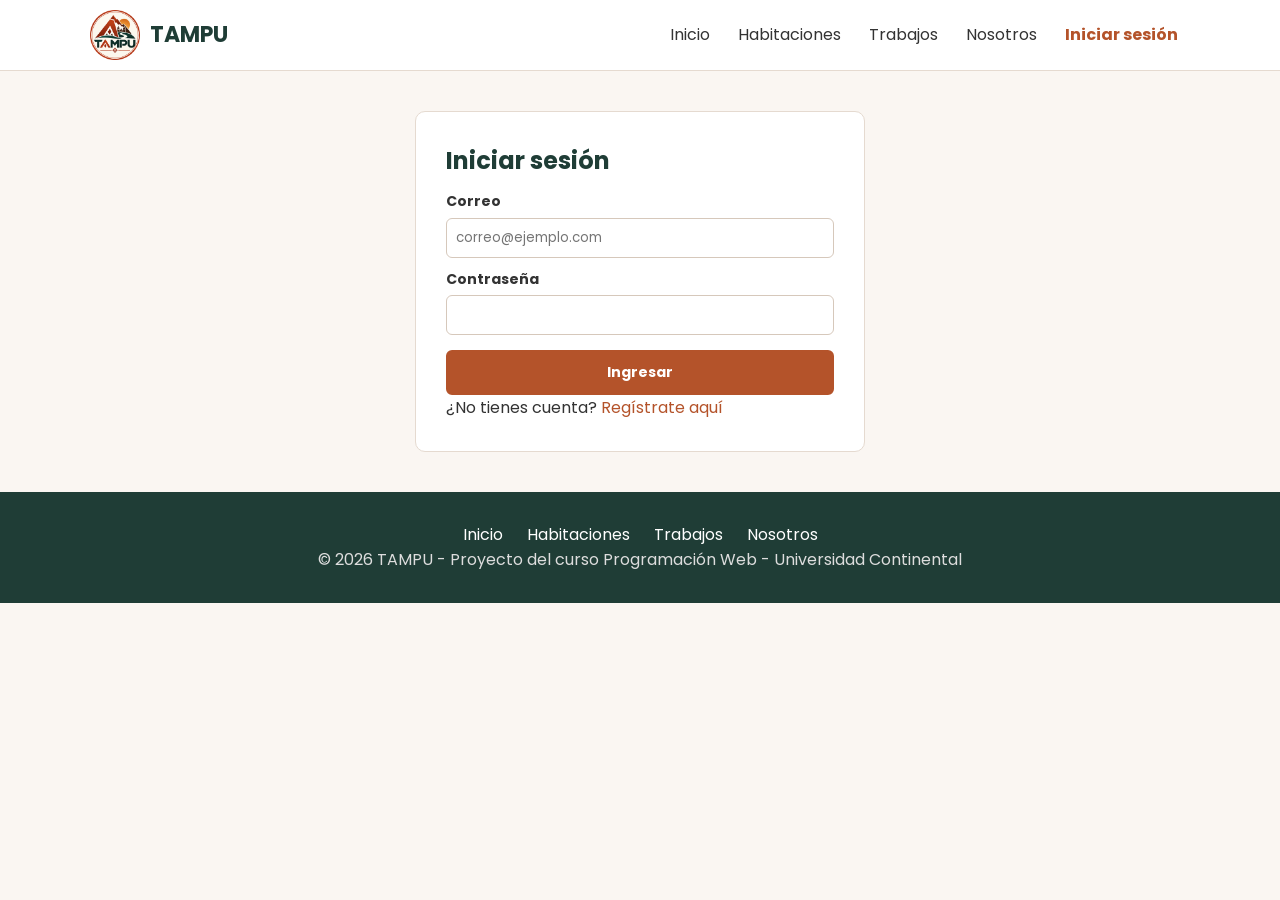
<file: login.html>
<!DOCTYPE html>
<html lang="es">
<head>
    <meta charset="UTF-8">
    <meta name="viewport" content="width=device-width, initial-scale=1.0">
    <title>Iniciar sesión - TAMPU</title>
    <link rel="icon" href="img/favicon.png">
    <link rel="stylesheet" href="https://fonts.googleapis.com/css2?family=Poppins:wght@400;600;700&display=swap">
    <link rel="stylesheet" href="https://cdn.jsdelivr.net/npm/bootstrap-icons@1.11.3/font/bootstrap-icons.min.css">
    <link rel="stylesheet" href="css/estilos.css">
</head>
<body>

    <!-- menu -->
    <header>
        <div class="contenedor">
            <a href="index.html" class="logo">
                <img src="img/logo-160.png" alt="Logo de Tampu">
                TAMPU
            </a>
            <button id="btnMenu">☰</button>
            <nav id="menu">
            <a href="index.html">Inicio</a>
            <a href="habitaciones.html">Habitaciones</a>
            <a href="trabajos.html">Trabajos</a>
            <a href="nosotros.html">Nosotros</a>
            <a href="login.html" class="activo">Iniciar sesión</a>
            </nav>
        </div>
    </header>

    <main class="contenedor">
        <form class="formulario" id="formLogin">
            <h2>Iniciar sesión</h2>

            <label for="correo">Correo</label>
            <input type="email" id="correo" placeholder="correo@ejemplo.com">

            <label for="clave">Contraseña</label>
            <input type="password" id="clave">

            <p class="error" id="mensajeLogin"></p>
            <button type="submit" class="btn">Ingresar</button>

            <p>¿No tienes cuenta? <a href="registro.html">Regístrate aquí</a></p>
        </form>
    </main>

    <!-- footer -->
    <footer>
        <p>
            <a href="index.html">Inicio</a>
            <a href="habitaciones.html">Habitaciones</a>
            <a href="trabajos.html">Trabajos</a>
            <a href="nosotros.html">Nosotros</a>
        </p>
        <p>© 2026 TAMPU - Proyecto del curso Programación Web - Universidad Continental</p>
    </footer>

    <script src="js/script.js"></script>
</body>
</html>
</file>
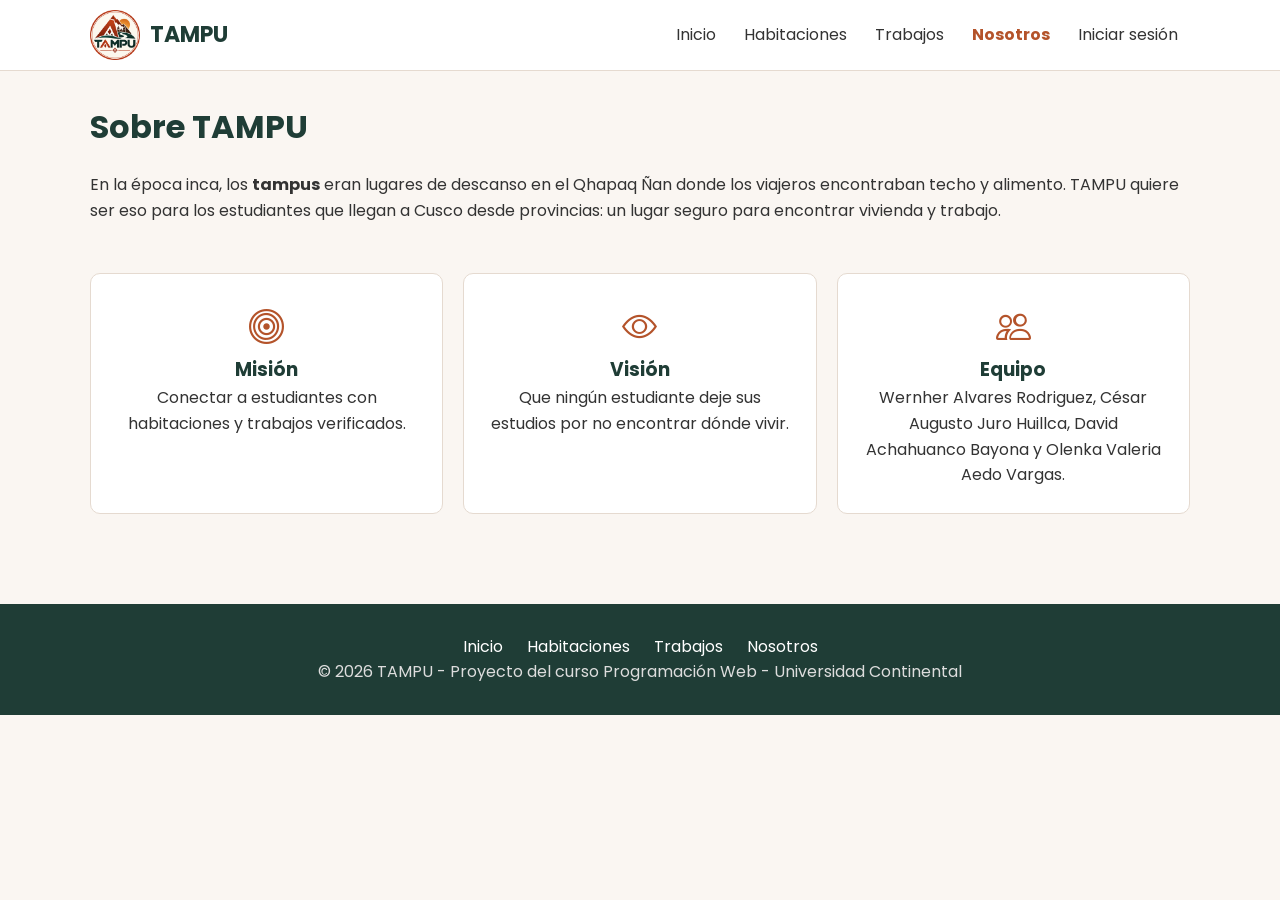
<file: nosotros.html>
<!DOCTYPE html>
<html lang="es">
<head>
    <meta charset="UTF-8">
    <meta name="viewport" content="width=device-width, initial-scale=1.0">
    <title>Nosotros - TAMPU</title>
    <link rel="icon" href="img/favicon.png">
    <link rel="stylesheet" href="https://fonts.googleapis.com/css2?family=Poppins:wght@400;600;700&display=swap">
    <link rel="stylesheet" href="https://cdn.jsdelivr.net/npm/bootstrap-icons@1.11.3/font/bootstrap-icons.min.css">
    <link rel="stylesheet" href="css/estilos.css">
</head>
<body>

    <!-- menu -->
    <header>
        <div class="contenedor">
            <a href="index.html" class="logo">
                <img src="img/logo-160.png" alt="Logo de Tampu">
                TAMPU
            </a>
            <button id="btnMenu">☰</button>
            <nav id="menu">
            <a href="index.html">Inicio</a>
            <a href="habitaciones.html">Habitaciones</a>
            <a href="trabajos.html">Trabajos</a>
            <a href="nosotros.html" class="activo">Nosotros</a>
            <a href="login.html">Iniciar sesión</a>
            </nav>
        </div>
    </header>

    <main class="contenedor">
        <h1 class="titulo-pagina">Sobre TAMPU</h1>
        <p>En la época inca, los <b>tampus</b> eran lugares de descanso en el Qhapaq Ñan donde los viajeros encontraban techo y alimento. TAMPU quiere ser eso para los estudiantes que llegan a Cusco desde provincias: un lugar seguro para encontrar vivienda y trabajo.</p>

        <section class="seccion">
            <div class="tarjetas">
                <div class="paso">
                    <i class="bi bi-bullseye"></i>
                    <h3>Misión</h3>
                    <p>Conectar a estudiantes con habitaciones y trabajos verificados.</p>
                </div>
                <div class="paso">
                    <i class="bi bi-eye"></i>
                    <h3>Visión</h3>
                    <p>Que ningún estudiante deje sus estudios por no encontrar dónde vivir.</p>
                </div>
                <div class="paso">
                    <i class="bi bi-people"></i>
                    <h3>Equipo</h3>
                    <p>Wernher Alvares Rodriguez, César Augusto Juro Huillca, David Achahuanco Bayona y Olenka Valeria Aedo Vargas.</p>
                </div>
            </div>
        </section>
    </main>

    <!-- footer -->
    <footer>
        <p>
            <a href="index.html">Inicio</a>
            <a href="habitaciones.html">Habitaciones</a>
            <a href="trabajos.html">Trabajos</a>
            <a href="nosotros.html">Nosotros</a>
        </p>
        <p>© 2026 TAMPU - Proyecto del curso Programación Web - Universidad Continental</p>
    </footer>

    <script src="js/script.js"></script>
</body>
</html>
</file>
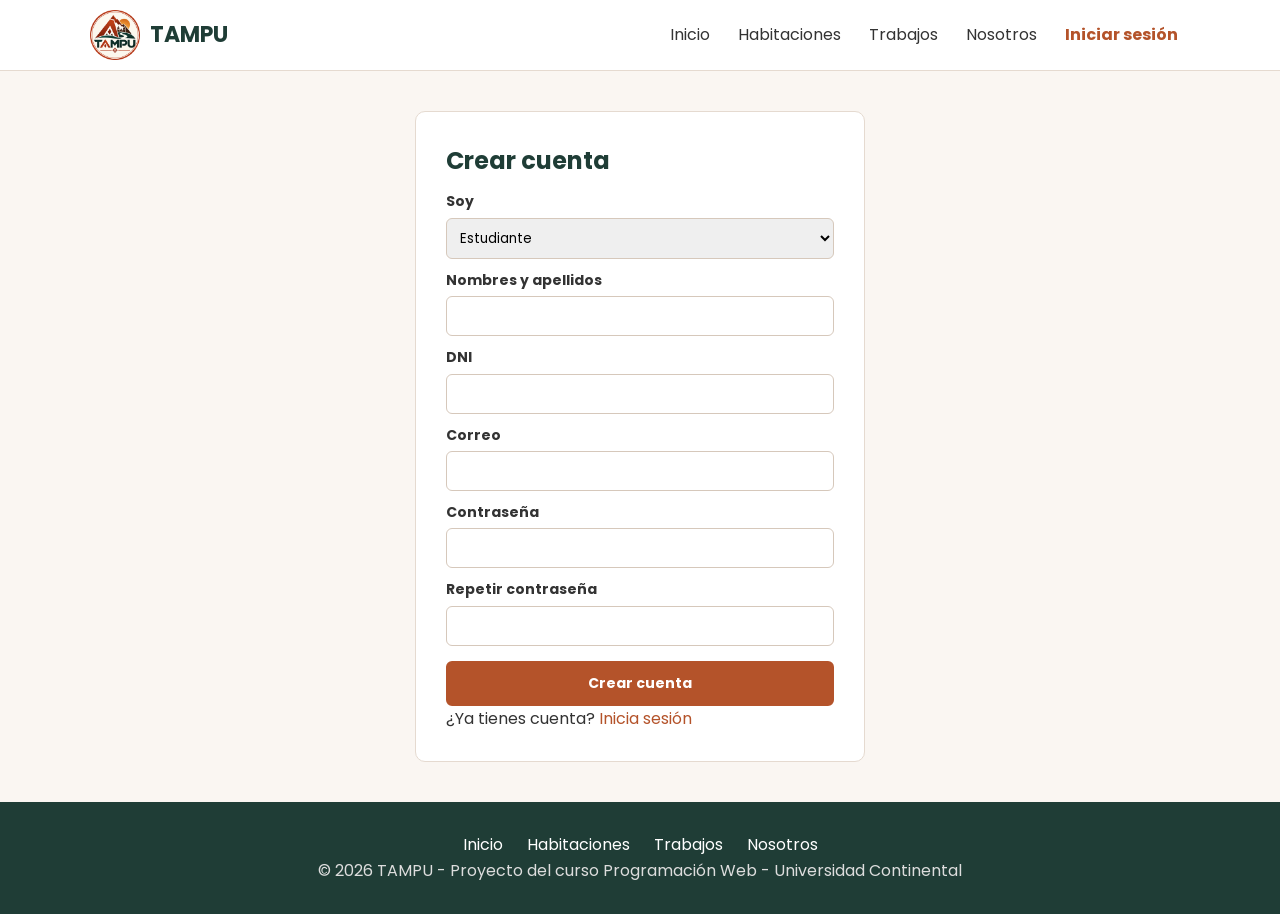
<file: registro.html>
<!DOCTYPE html>
<html lang="es">
<head>
    <meta charset="UTF-8">
    <meta name="viewport" content="width=device-width, initial-scale=1.0">
    <title>Registrarse - TAMPU</title>
    <link rel="icon" href="img/favicon.png">
    <link rel="stylesheet" href="https://fonts.googleapis.com/css2?family=Poppins:wght@400;600;700&display=swap">
    <link rel="stylesheet" href="https://cdn.jsdelivr.net/npm/bootstrap-icons@1.11.3/font/bootstrap-icons.min.css">
    <link rel="stylesheet" href="css/estilos.css">
</head>
<body>

    <!-- menu -->
    <header>
        <div class="contenedor">
            <a href="index.html" class="logo">
                <img src="img/logo-160.png" alt="Logo de Tampu">
                TAMPU
            </a>
            <button id="btnMenu">☰</button>
            <nav id="menu">
            <a href="index.html">Inicio</a>
            <a href="habitaciones.html">Habitaciones</a>
            <a href="trabajos.html">Trabajos</a>
            <a href="nosotros.html">Nosotros</a>
            <a href="login.html" class="activo">Iniciar sesión</a>
            </nav>
        </div>
    </header>

    <main class="contenedor">
        <form class="formulario" id="formRegistro">
            <h2>Crear cuenta</h2>

            <label for="tipo">Soy</label>
            <select id="tipo">
                <option>Estudiante</option>
                <option>Arrendador</option>
                <option>Empleador</option>
            </select>

            <label for="nombre">Nombres y apellidos</label>
            <input type="text" id="nombre">

            <label for="dni">DNI</label>
            <input type="text" id="dni" maxlength="8">

            <label for="email">Correo</label>
            <input type="email" id="email">

            <label for="clave">Contraseña</label>
            <input type="password" id="clave">

            <label for="clave2">Repetir contraseña</label>
            <input type="password" id="clave2">

            <p class="error" id="mensajeRegistro"></p>
            <button type="submit" class="btn">Crear cuenta</button>

            <p>¿Ya tienes cuenta? <a href="login.html">Inicia sesión</a></p>
        </form>
    </main>

    <!-- footer -->
    <footer>
        <p>
            <a href="index.html">Inicio</a>
            <a href="habitaciones.html">Habitaciones</a>
            <a href="trabajos.html">Trabajos</a>
            <a href="nosotros.html">Nosotros</a>
        </p>
        <p>© 2026 TAMPU - Proyecto del curso Programación Web - Universidad Continental</p>
    </footer>

    <script src="js/script.js"></script>
</body>
</html>
</file>
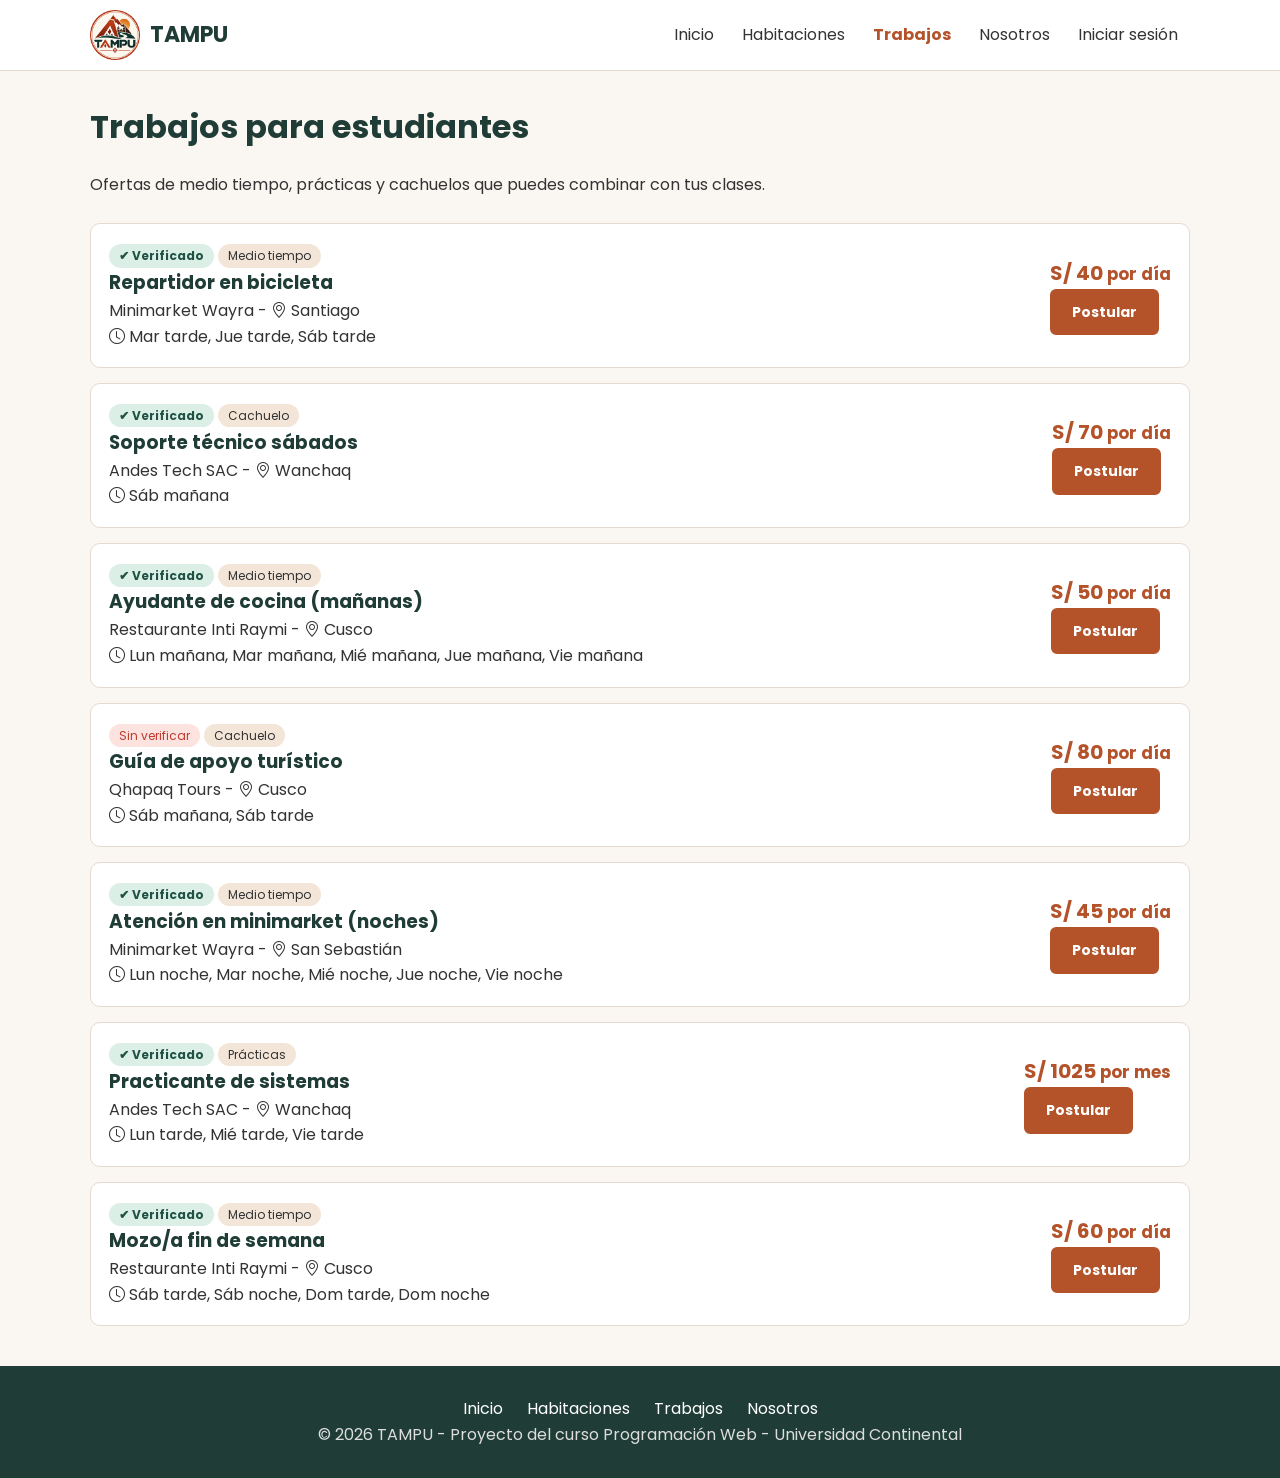
<file: trabajos.html>
<!DOCTYPE html>
<html lang="es">
<head>
    <meta charset="UTF-8">
    <meta name="viewport" content="width=device-width, initial-scale=1.0">
    <title>Trabajos - TAMPU</title>
    <link rel="icon" href="img/favicon.png">
    <link rel="stylesheet" href="https://fonts.googleapis.com/css2?family=Poppins:wght@400;600;700&display=swap">
    <link rel="stylesheet" href="https://cdn.jsdelivr.net/npm/bootstrap-icons@1.11.3/font/bootstrap-icons.min.css">
    <link rel="stylesheet" href="css/estilos.css">
</head>
<body>

    <!-- menu -->
    <header>
        <div class="contenedor">
            <a href="index.html" class="logo">
                <img src="img/logo-160.png" alt="Logo de Tampu">
                TAMPU
            </a>
            <button id="btnMenu">☰</button>
            <nav id="menu">
            <a href="index.html">Inicio</a>
            <a href="habitaciones.html">Habitaciones</a>
            <a href="trabajos.html" class="activo">Trabajos</a>
            <a href="nosotros.html">Nosotros</a>
            <a href="login.html">Iniciar sesión</a>
            </nav>
        </div>
    </header>

    <main class="contenedor">
        <h1 class="titulo-pagina">Trabajos para estudiantes</h1>
        <p>Ofertas de medio tiempo, prácticas y cachuelos que puedes combinar con tus clases.</p>
        <br>

            <div class="trabajo">
                <div>
                    <span class="etiqueta verificado">✔ Verificado</span> <span class="etiqueta">Medio tiempo</span>
                    <h3>Repartidor en bicicleta</h3>
                    <p>Minimarket Wayra - <i class="bi bi-geo-alt"></i> Santiago</p>
                    <p><i class="bi bi-clock"></i> Mar tarde, Jue tarde, Sáb tarde</p>
                </div>
                <div>
                    <p class="precio">S/ 40 <small>por día</small></p>
                    <a href="#" class="btn">Postular</a>
                </div>
            </div>
            <div class="trabajo">
                <div>
                    <span class="etiqueta verificado">✔ Verificado</span> <span class="etiqueta">Cachuelo</span>
                    <h3>Soporte técnico sábados</h3>
                    <p>Andes Tech SAC - <i class="bi bi-geo-alt"></i> Wanchaq</p>
                    <p><i class="bi bi-clock"></i> Sáb mañana</p>
                </div>
                <div>
                    <p class="precio">S/ 70 <small>por día</small></p>
                    <a href="#" class="btn">Postular</a>
                </div>
            </div>
            <div class="trabajo">
                <div>
                    <span class="etiqueta verificado">✔ Verificado</span> <span class="etiqueta">Medio tiempo</span>
                    <h3>Ayudante de cocina (mañanas)</h3>
                    <p>Restaurante Inti Raymi - <i class="bi bi-geo-alt"></i> Cusco</p>
                    <p><i class="bi bi-clock"></i> Lun mañana, Mar mañana, Mié mañana, Jue mañana, Vie mañana</p>
                </div>
                <div>
                    <p class="precio">S/ 50 <small>por día</small></p>
                    <a href="#" class="btn">Postular</a>
                </div>
            </div>
            <div class="trabajo">
                <div>
                    <span class="etiqueta no-verificado">Sin verificar</span> <span class="etiqueta">Cachuelo</span>
                    <h3>Guía de apoyo turístico</h3>
                    <p>Qhapaq Tours - <i class="bi bi-geo-alt"></i> Cusco</p>
                    <p><i class="bi bi-clock"></i> Sáb mañana, Sáb tarde</p>
                </div>
                <div>
                    <p class="precio">S/ 80 <small>por día</small></p>
                    <a href="#" class="btn">Postular</a>
                </div>
            </div>
            <div class="trabajo">
                <div>
                    <span class="etiqueta verificado">✔ Verificado</span> <span class="etiqueta">Medio tiempo</span>
                    <h3>Atención en minimarket (noches)</h3>
                    <p>Minimarket Wayra - <i class="bi bi-geo-alt"></i> San Sebastián</p>
                    <p><i class="bi bi-clock"></i> Lun noche, Mar noche, Mié noche, Jue noche, Vie noche</p>
                </div>
                <div>
                    <p class="precio">S/ 45 <small>por día</small></p>
                    <a href="#" class="btn">Postular</a>
                </div>
            </div>
            <div class="trabajo">
                <div>
                    <span class="etiqueta verificado">✔ Verificado</span> <span class="etiqueta">Prácticas</span>
                    <h3>Practicante de sistemas</h3>
                    <p>Andes Tech SAC - <i class="bi bi-geo-alt"></i> Wanchaq</p>
                    <p><i class="bi bi-clock"></i> Lun tarde, Mié tarde, Vie tarde</p>
                </div>
                <div>
                    <p class="precio">S/ 1025 <small>por mes</small></p>
                    <a href="#" class="btn">Postular</a>
                </div>
            </div>
            <div class="trabajo">
                <div>
                    <span class="etiqueta verificado">✔ Verificado</span> <span class="etiqueta">Medio tiempo</span>
                    <h3>Mozo/a fin de semana</h3>
                    <p>Restaurante Inti Raymi - <i class="bi bi-geo-alt"></i> Cusco</p>
                    <p><i class="bi bi-clock"></i> Sáb tarde, Sáb noche, Dom tarde, Dom noche</p>
                </div>
                <div>
                    <p class="precio">S/ 60 <small>por día</small></p>
                    <a href="#" class="btn">Postular</a>
                </div>
            </div>
    </main>

    <!-- footer -->
    <footer>
        <p>
            <a href="index.html">Inicio</a>
            <a href="habitaciones.html">Habitaciones</a>
            <a href="trabajos.html">Trabajos</a>
            <a href="nosotros.html">Nosotros</a>
        </p>
        <p>© 2026 TAMPU - Proyecto del curso Programación Web - Universidad Continental</p>
    </footer>

    <script src="js/script.js"></script>
</body>
</html>
</file>
<file: css/estilos.css>
/* colores de TAMPU (paleta inspirada en Cusco) */
:root {
    --terracota: #b4532a; /* botones, enlaces y precios */
    --terracota-oscuro: #8f3d1c; /* hover de botones */
    --verde-andino: #1f3d36; /* títulos y footer */
    --fondo: #faf6f2;
    --crema: #f3e6d9; /* etiquetas */
    --crema-aviso: #fdf1e8; /* aviso antiestafa */
    --borde: #e5dad0;
    --borde-input: #d6c8bb;
    --texto: #333;
    --texto-suave: #666;
    --texto-footer: #ddd;
    --verificado-fondo: #dcefe6; /* sello verificado */
    --verificado-texto: #1f5244;
    --error-fondo: #fde3e0;
    --error: #c0392b; /* mensajes de error */
    --estrella: #e0a100; /* calificaciones */
    --radio: 6px;
}

* {
    margin: 0;
    padding: 0;
    box-sizing: border-box;
}

body {
    font-family: 'Poppins', Arial, sans-serif;
    background-color: var(--fondo);
    color: var(--texto);
    line-height: 1.6;
}

a {
    color: var(--terracota);
    text-decoration: none;
}

img {
    max-width: 100%;
}

.contenedor {
    width: 90%;
    max-width: 1100px;
    margin: 0 auto;
}

h1, h2, h3 {
    color: var(--verde-andino);
}

/* botones */
.btn {
    display: inline-block;
    background-color: var(--terracota);
    color: white;
    padding: 10px 20px;
    border: 2px solid var(--terracota);
    border-radius: var(--radio);
    font-weight: bold;
    cursor: pointer;
    font-size: 14px;
    font-family: inherit;
}

.btn:hover {
    background-color: var(--terracota-oscuro);
}

.btn-borde {
    background-color: white;
    color: var(--terracota);
}

.btn-borde:hover {
    background-color: var(--terracota);
    color: white;
}

/* menú */
header {
    background-color: white;
    border-bottom: 1px solid var(--borde);
}

header .contenedor {
    display: flex;
    justify-content: space-between;
    align-items: center;
    padding: 10px 0;
}

.logo {
    display: flex;
    align-items: center;
    gap: 10px;
    font-size: 22px;
    font-weight: bold;
    color: var(--verde-andino);
}

.logo img {
    width: 50px;
}

nav a {
    color: var(--texto);
    margin: 0 12px;
}

nav a:hover,
nav a.activo {
    color: var(--terracota);
    font-weight: bold;
}

#btnMenu {
    display: none;
    background: none;
    border: none;
    font-size: 26px;
    cursor: pointer;
}

/* portada */
.portada {
    background-color: var(--crema);
    padding: 60px 0;
}

.portada .contenedor {
    display: flex;
    align-items: center;
    justify-content: space-between;
    gap: 30px;
}

.portada h1 {
    font-size: 42px;
    line-height: 1.2;
}

.portada h1 span {
    color: var(--terracota);
}

.portada p {
    margin: 15px 0 25px;
    font-size: 17px;
}

.portada img {
    width: 300px;
}

/* secciones */
.seccion {
    padding: 50px 0;
}

.seccion h2 {
    text-align: center;
    margin-bottom: 25px;
}

.titulo-pagina {
    margin: 30px 0 20px;
}

/* tarjetas */
.tarjetas {
    display: grid;
    grid-template-columns: repeat(3, 1fr);
    gap: 20px;
}

.tarjeta {
    background-color: white;
    border: 1px solid var(--borde);
    border-radius: 10px;
    overflow: hidden;
}

.tarjeta img {
    width: 100%;
    height: 200px;
    object-fit: cover;
}

.tarjeta .info {
    padding: 15px;
}

.tarjeta h3 {
    font-size: 17px;
    margin: 5px 0;
}

.tarjeta p {
    font-size: 14px;
    color: var(--texto-suave);
}

.precio {
    font-size: 20px;
    font-weight: bold;
    color: var(--terracota);
}

.etiqueta {
    display: inline-block;
    background-color: var(--crema);
    font-size: 12px;
    padding: 2px 10px;
    border-radius: 20px;
}

.verificado {
    background-color: var(--verificado-fondo);
    color: var(--verificado-texto);
    font-weight: bold;
}

.no-verificado {
    background-color: var(--error-fondo);
    color: var(--error);
}

.estrellas {
    color: var(--estrella);
}

/* pasos */
.paso {
    background-color: white;
    border: 1px solid var(--borde);
    border-radius: 10px;
    padding: 25px;
    text-align: center;
}

.paso i {
    font-size: 35px;
    color: var(--terracota);
}

/* filtros y lista */
.con-filtros {
    display: flex;
    gap: 25px;
    align-items: flex-start;
}

.filtros {
    width: 250px;
    background-color: white;
    border: 1px solid var(--borde);
    border-radius: 10px;
    padding: 20px;
}

.resultados {
    flex: 1;
}

#total {
    margin-bottom: 10px;
}

.resultados .tarjetas {
    grid-template-columns: repeat(2, 1fr);
}

/* formularios */
label {
    display: block;
    font-size: 14px;
    font-weight: bold;
    margin: 10px 0 5px;
}

input,
select,
textarea {
    width: 100%;
    padding: 9px;
    border: 1px solid var(--borde-input);
    border-radius: var(--radio);
    font-family: inherit;
}

.checkbox {
    font-weight: normal;
}

.checkbox input {
    width: auto;
}

.formulario {
    max-width: 450px;
    margin: 40px auto;
    background-color: white;
    border: 1px solid var(--borde);
    border-radius: 10px;
    padding: 30px;
}

.formulario .btn {
    width: 100%;
    margin-top: 15px;
}

.error {
    color: var(--error);
    font-size: 13px;
}

/* trabajos */
.trabajo {
    background-color: white;
    border: 1px solid var(--borde);
    border-radius: 10px;
    padding: 18px;
    margin-bottom: 15px;
    display: flex;
    justify-content: space-between;
    align-items: center;
}

/* detalle */
.detalle {
    display: flex;
    gap: 30px;
    margin-bottom: 40px;
}

.detalle .principal {
    flex: 2;
}

.detalle .principal img {
    width: 100%;
    height: 380px;
    object-fit: cover;
    border-radius: 10px;
}

.detalle aside {
    flex: 1;
    background-color: white;
    border: 1px solid var(--borde);
    border-radius: 10px;
    padding: 20px;
    height: fit-content;
}

.resena {
    border-bottom: 1px solid var(--borde);
    padding: 10px 0;
}

.aviso {
    background-color: var(--crema-aviso);
    border-left: 4px solid var(--terracota);
    padding: 10px;
    font-size: 13px;
    margin-top: 15px;
}

/* footer */
footer {
    background-color: var(--verde-andino);
    color: var(--texto-footer);
    padding: 30px 0;
    margin-top: 40px;
    text-align: center;
}

footer a {
    color: white;
    margin: 0 10px;
}

/* responsive */
@media (max-width: 768px) {
    #btnMenu {
        display: block;
    }

    nav {
        display: none;
        position: absolute;
        top: 70px;
        left: 0;
        width: 100%;
        background-color: white;
        padding: 10px 0;
        border-bottom: 1px solid var(--borde);
    }

    nav.abierto {
        display: block;
    }

    nav a {
        display: block;
        padding: 10px 20px;
    }

    .portada .contenedor,
    .con-filtros,
    .detalle,
    .trabajo {
        flex-direction: column;
    }

    .portada img {
        display: none;
    }

    .tarjetas,
    .resultados .tarjetas {
        grid-template-columns: 1fr;
    }

    .filtros {
        width: 100%;
    }
}
</file>
